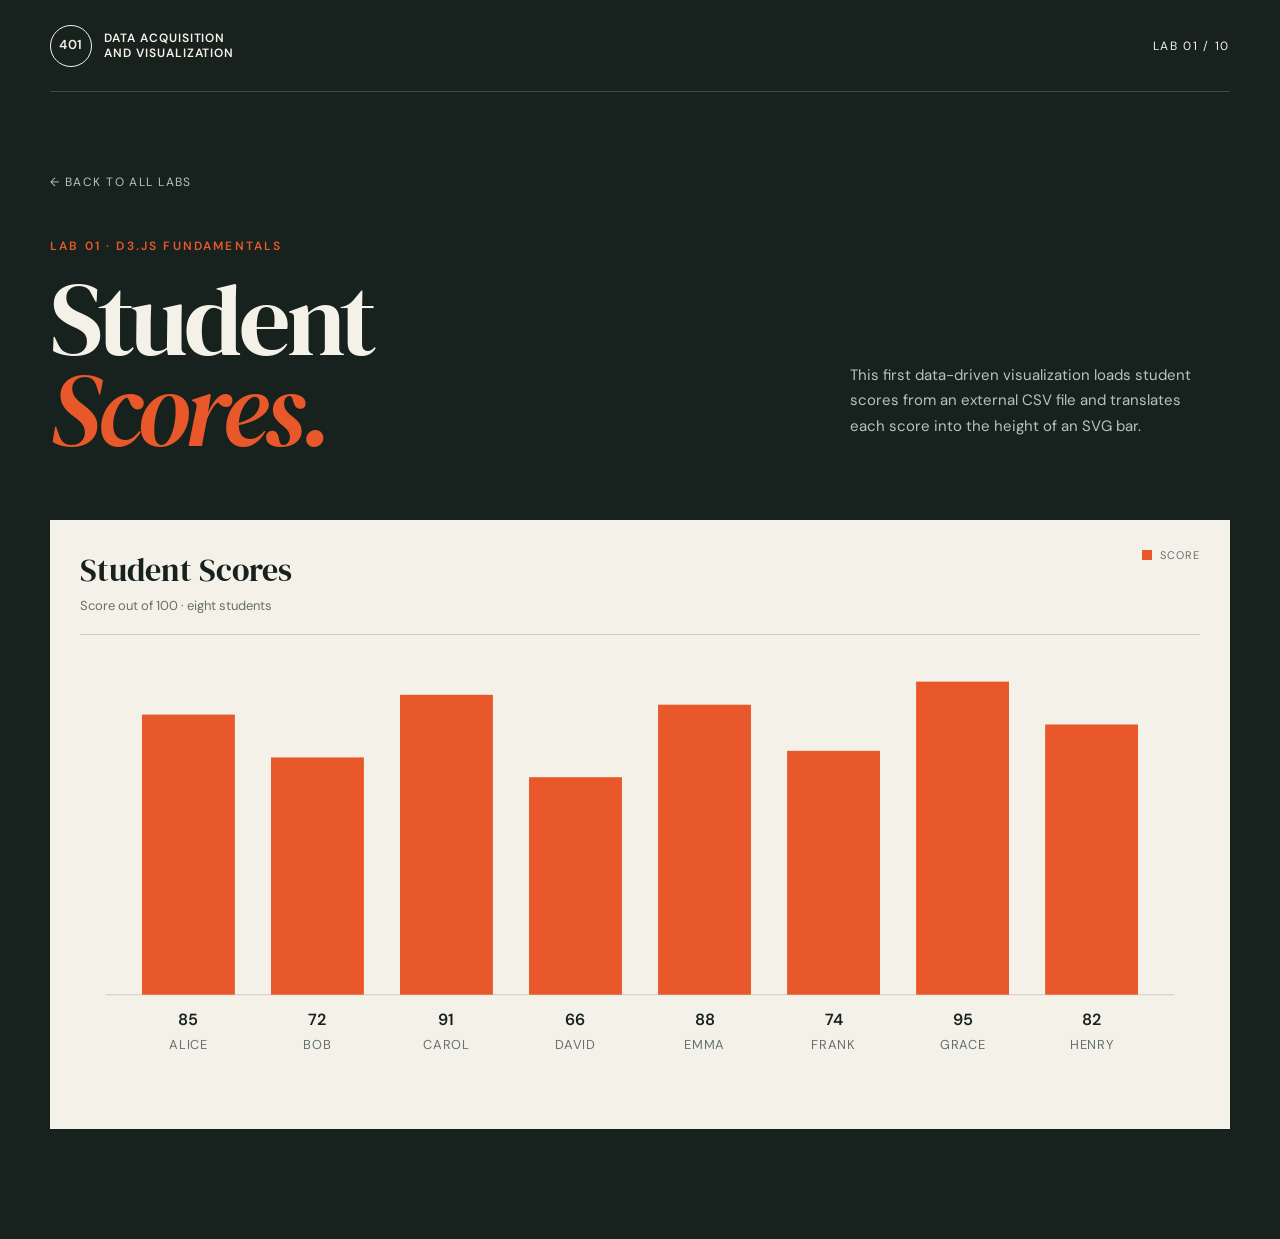
<file: lab1/index.html>
<!DOCTYPE html>
<html lang="en">
<head>
  <meta charset="UTF-8">
  <meta name="viewport" content="width=device-width, initial-scale=1.0">
  <meta name="description" content="A D3.js bar chart of student scores for STATS 401 Lab 1.">
  <title>Lab 1 · Student Scores</title>
  <link rel="stylesheet" href="../css/style.css">
</head>
<body class="lab-page">
  <header class="site-header">
    <a class="brand" href="../index.html" aria-label="STATS 401 home"><span class="brand-mark">401</span><span>Data Acquisition<br>and Visualization</span></a>
    <span class="semester">Lab 01 / 10</span>
  </header>
  <main class="lab-main">
    <a class="back-link" href="../index.html">← Back to all labs</a>
    <section class="lab-intro">
      <div><p class="eyebrow">Lab 01 · D3.js Fundamentals</p><h1>Student<br><em>Scores.</em></h1></div>
      <p>This first data-driven visualization loads student scores from an external CSV file and translates each score into the height of an SVG bar.</p>
    </section>
    <section class="chart-shell" aria-labelledby="chart-title">
      <div class="chart-heading">
        <div><h2 id="chart-title">Student Scores</h2><p>Score out of 100 · eight students</p></div>
        <span class="chart-key">Score</span>
      </div>
      <div id="chart" role="img" aria-label="Bar chart comparing the scores of eight students" aria-live="polite"></div>
    </section>
  </main>
  <script src="../js/d3.v7.min.js"></script>
  <script src="../js/lab1.js"></script>
</body>
</html>
</file>
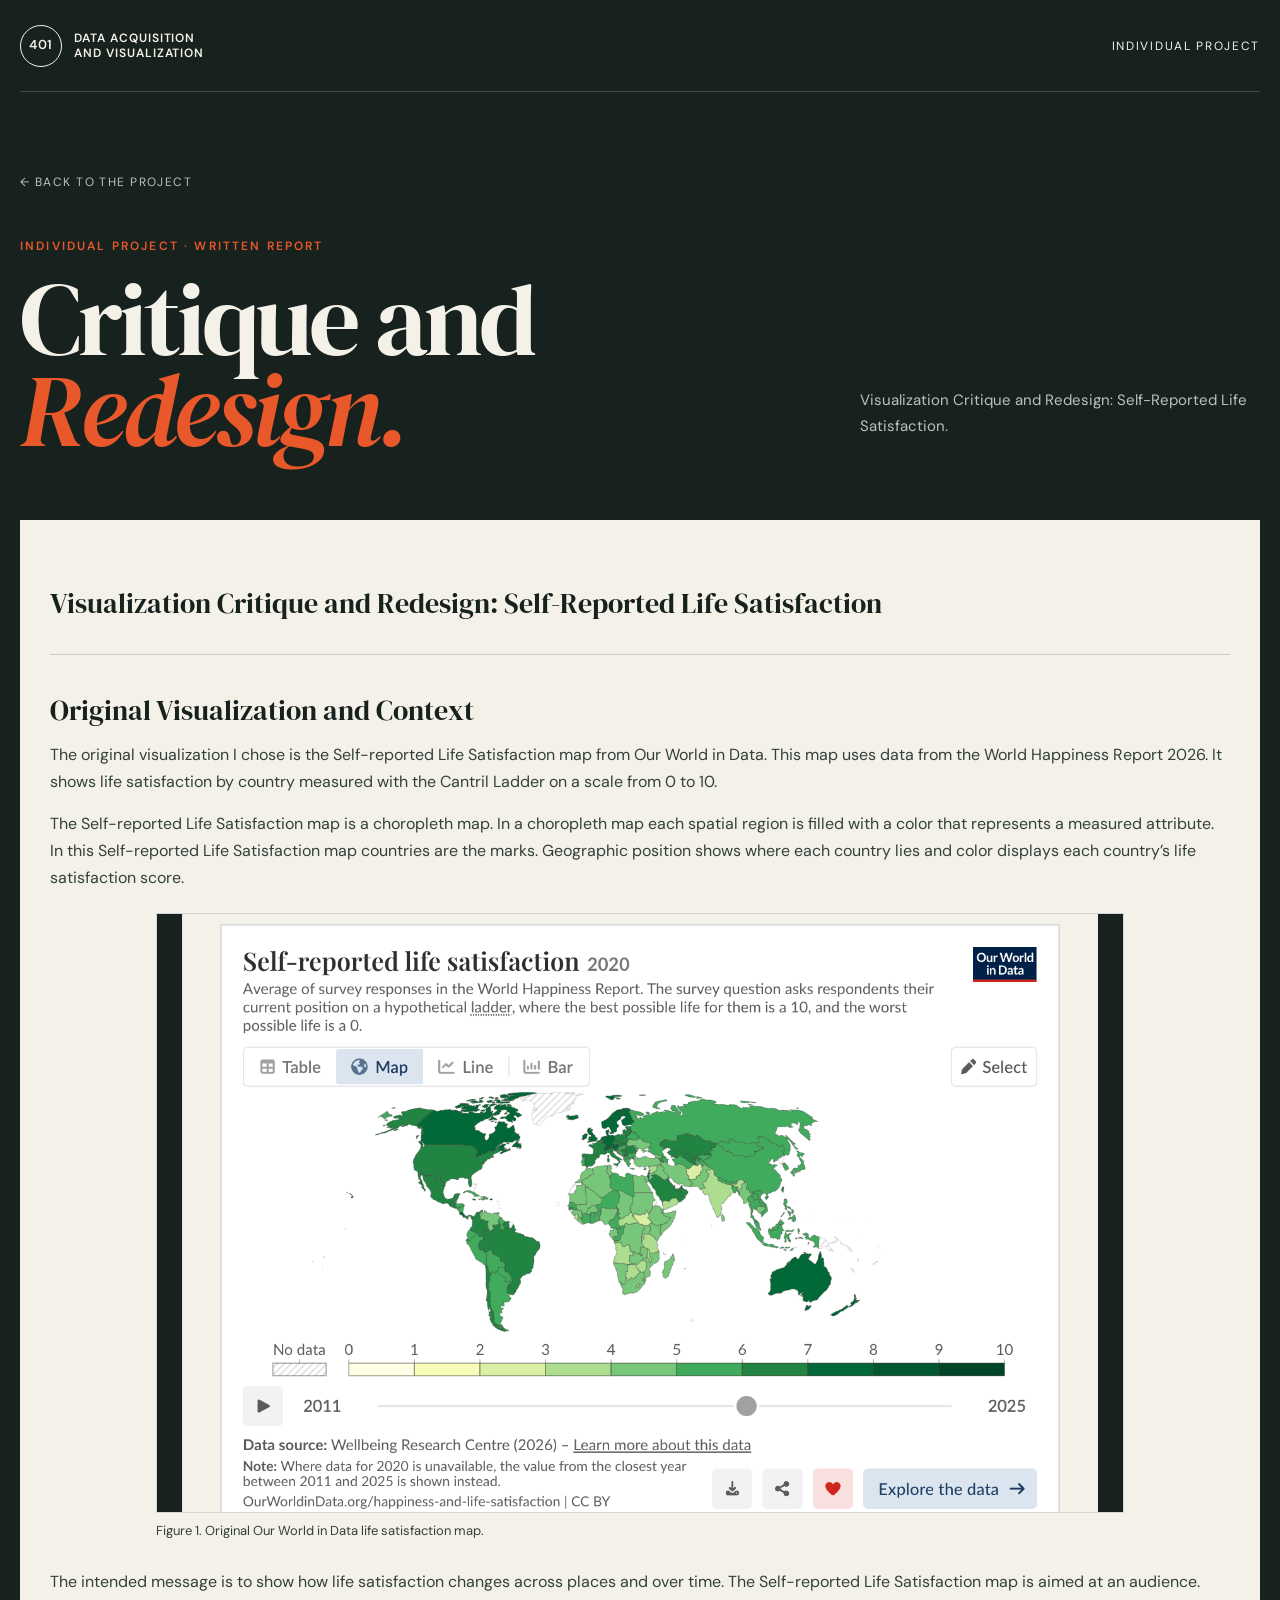
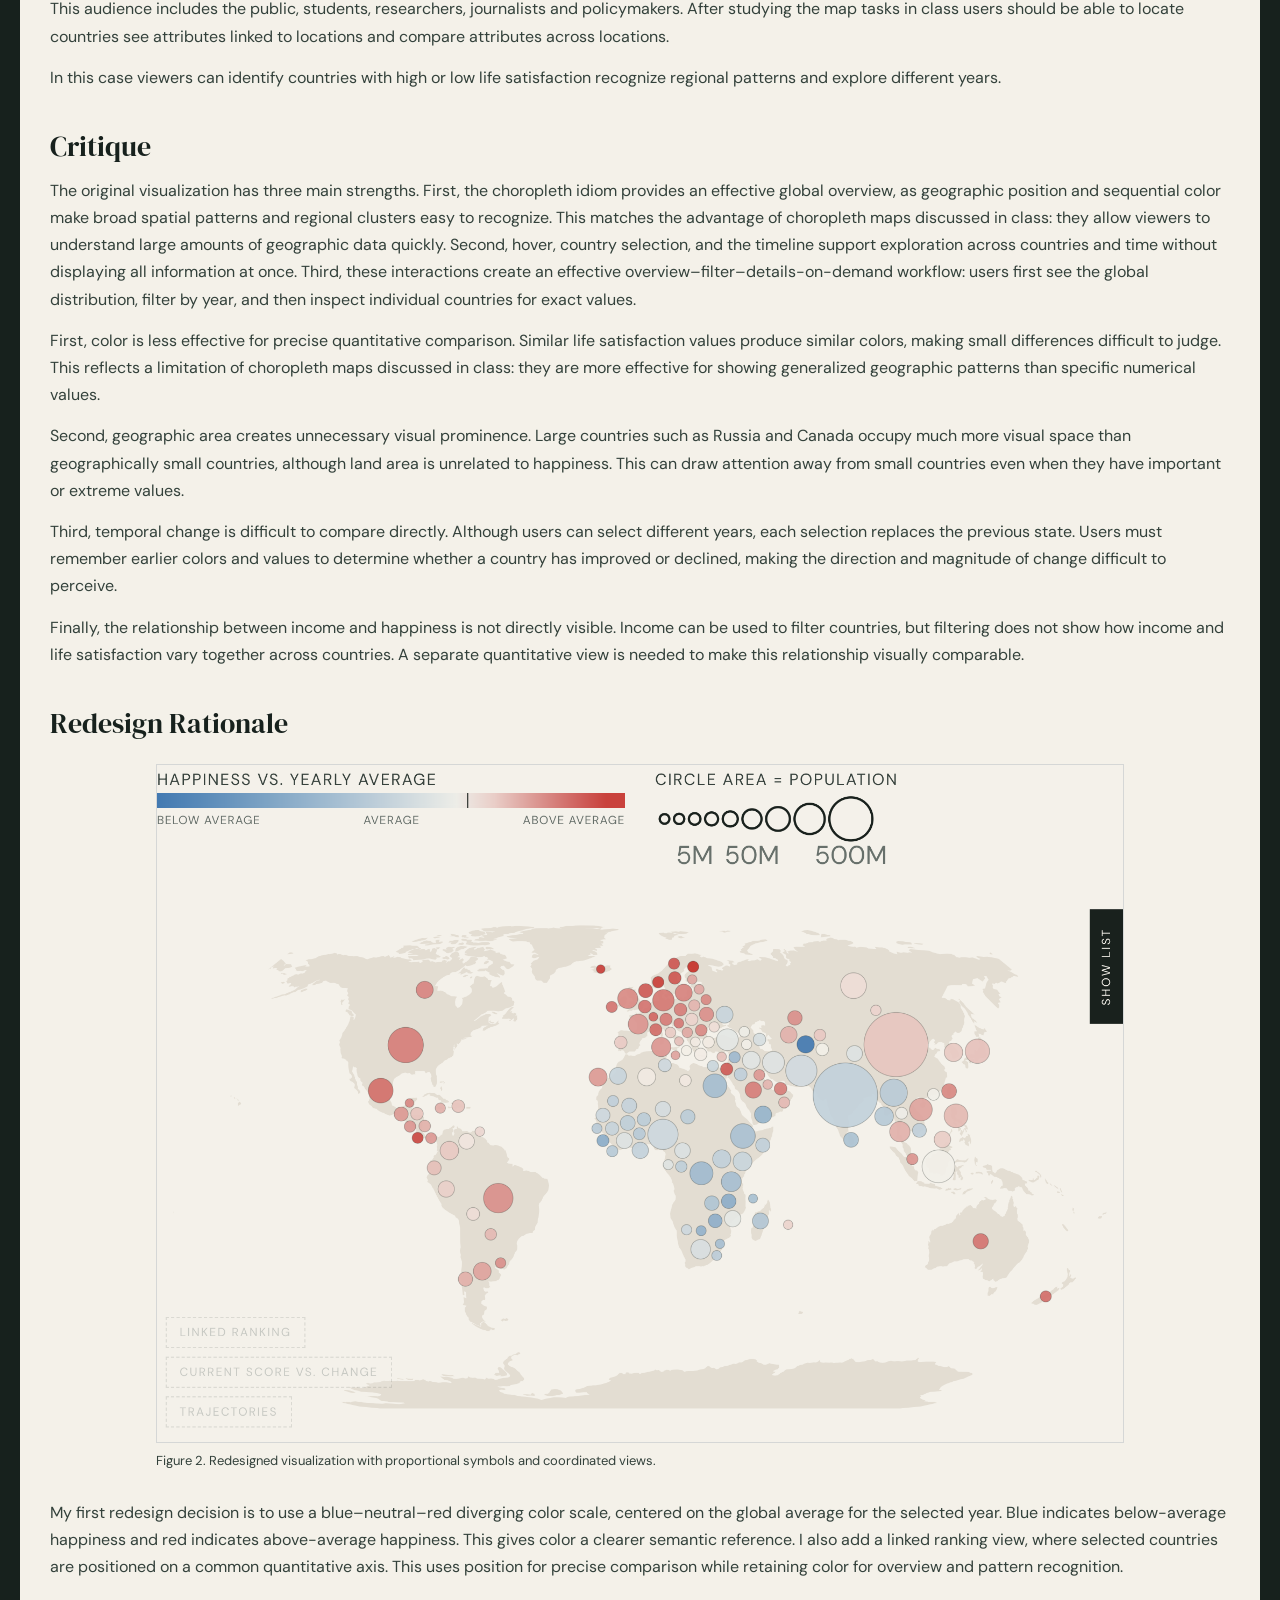
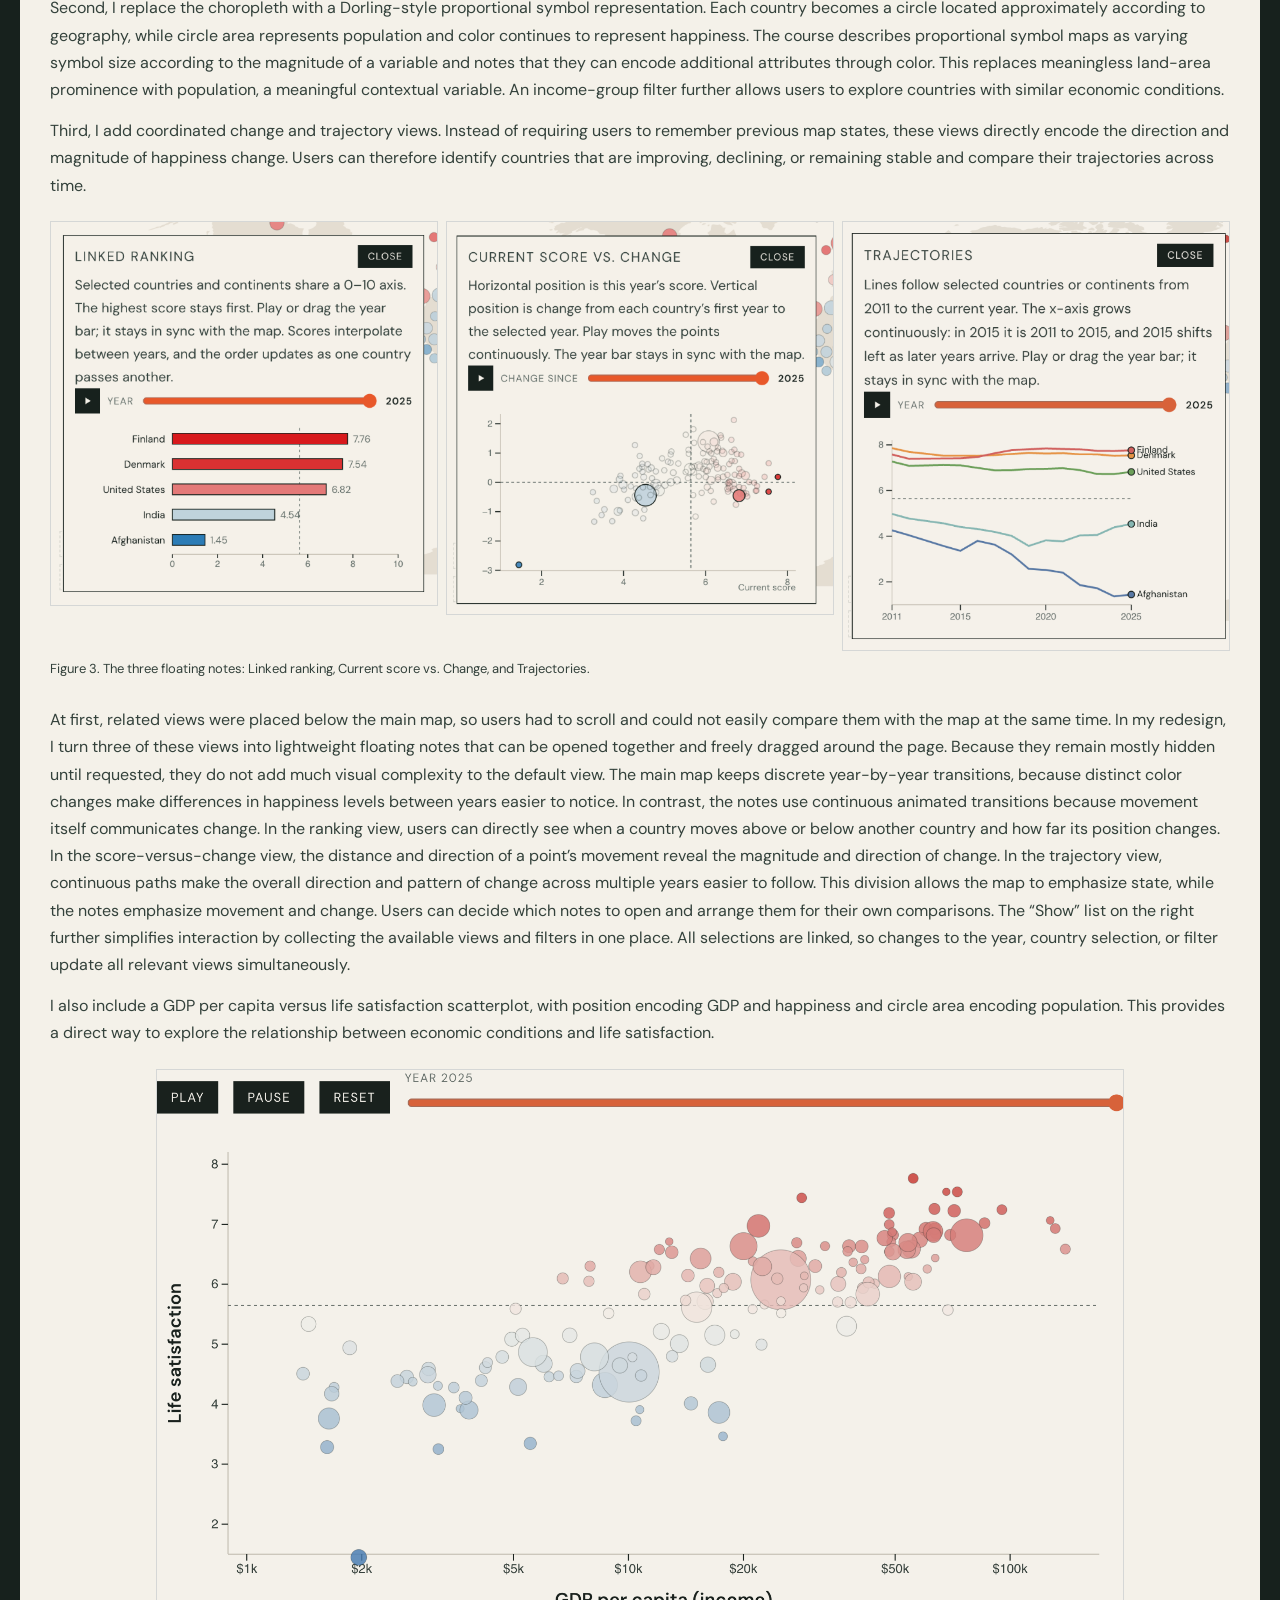
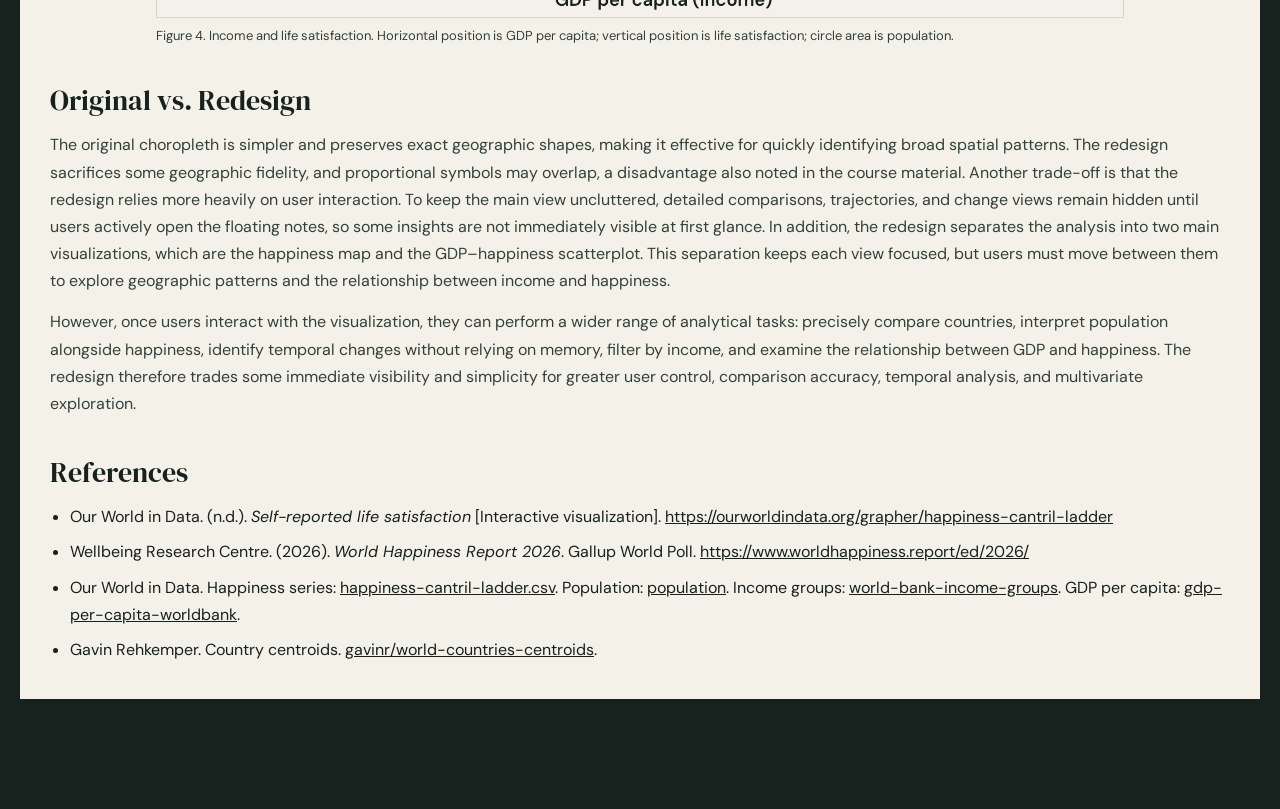
<file: project/report.html>
<!DOCTYPE html>
<html lang="en">
<head>
  <meta charset="UTF-8">
  <meta name="viewport" content="width=device-width, initial-scale=1.0">
  <meta name="description" content="Written critique and redesign report for Our World in Data’s self-reported life satisfaction map.">
  <title>Full Report · Life Satisfaction</title>
  <link rel="stylesheet" href="../css/style.css?v=4">
</head>
<body class="lab-page report-page">
  <header class="site-header">
    <a class="brand" href="../index.html" aria-label="STATS 401 home"><span class="brand-mark">401</span><span>Data Acquisition<br>and Visualization</span></a>
    <span class="semester">Individual Project</span>
  </header>

  <main class="lab-main">
    <a class="back-link" href="index.html">← Back to the project</a>

    <section class="lab-intro">
      <div>
        <p class="eyebrow">Individual Project · Written Report</p>
        <h1>Critique and<br><em>Redesign.</em></h1>
      </div>
      <p>Visualization Critique and Redesign: Self-Reported Life Satisfaction.</p>
    </section>

    <section class="chart-shell lab-note report-prose" aria-labelledby="report-title">
      <div class="chart-heading">
        <div>
          <h2 id="report-title">Visualization Critique and Redesign: Self-Reported Life Satisfaction</h2>
        </div>
      </div>

      <h2>Original Visualization and Context</h2>
      <p>The original visualization I chose is the Self-reported Life Satisfaction map from Our World in Data. This map uses data from the World Happiness Report 2026. It shows life satisfaction by country measured with the Cantril Ladder on a scale from 0 to 10.</p>
      <p>The Self-reported Life Satisfaction map is a choropleth map. In a choropleth map each spatial region is filled with a color that represents a measured attribute. In this Self-reported Life Satisfaction map countries are the marks. Geographic position shows where each country lies and color displays each country’s life satisfaction score.</p>

      <figure class="report-figure">
        <img src="figures/original-map.png" alt="Our World in Data choropleth of self-reported life satisfaction, using a sequential green scale on a world map">
        <figcaption>Figure 1. Original Our World in Data life satisfaction map.</figcaption>
      </figure>

      <p>The intended message is to show how life satisfaction changes across places and over time. The Self-reported Life Satisfaction map is aimed at an audience. This audience includes the public, students, researchers, journalists and policymakers. After studying the map tasks in class users should be able to locate countries see attributes linked to locations and compare attributes across locations.</p>
      <p>In this case viewers can identify countries with high or low life satisfaction recognize regional patterns and explore different years.</p>

      <h2>Critique</h2>
      <p>The original visualization has three main strengths. First, the choropleth idiom provides an effective global overview, as geographic position and sequential color make broad spatial patterns and regional clusters easy to recognize. This matches the advantage of choropleth maps discussed in class: they allow viewers to understand large amounts of geographic data quickly. Second, hover, country selection, and the timeline support exploration across countries and time without displaying all information at once. Third, these interactions create an effective overview–filter–details-on-demand workflow: users first see the global distribution, filter by year, and then inspect individual countries for exact values.</p>
      <p>First, color is less effective for precise quantitative comparison. Similar life satisfaction values produce similar colors, making small differences difficult to judge. This reflects a limitation of choropleth maps discussed in class: they are more effective for showing generalized geographic patterns than specific numerical values.</p>
      <p>Second, geographic area creates unnecessary visual prominence. Large countries such as Russia and Canada occupy much more visual space than geographically small countries, although land area is unrelated to happiness. This can draw attention away from small countries even when they have important or extreme values.</p>
      <p>Third, temporal change is difficult to compare directly. Although users can select different years, each selection replaces the previous state. Users must remember earlier colors and values to determine whether a country has improved or declined, making the direction and magnitude of change difficult to perceive.</p>
      <p>Finally, the relationship between income and happiness is not directly visible. Income can be used to filter countries, but filtering does not show how income and life satisfaction vary together across countries. A separate quantitative view is needed to make this relationship visually comparable.</p>

      <h2>Redesign Rationale</h2>
      <figure class="report-figure">
        <img src="figures/redesign-map.png?v=2" alt="Redesigned Dorling map with proportional symbols, diverging color, and size legend">
        <figcaption>Figure 2. Redesigned visualization with proportional symbols and coordinated views.</figcaption>
      </figure>
      <p>My first redesign decision is to use a blue–neutral–red diverging color scale, centered on the global average for the selected year. Blue indicates below-average happiness and red indicates above-average happiness. This gives color a clearer semantic reference. I also add a linked ranking view, where selected countries are positioned on a common quantitative axis. This uses position for precise comparison while retaining color for overview and pattern recognition.</p>
      <p>Second, I replace the choropleth with a Dorling-style proportional symbol representation. Each country becomes a circle located approximately according to geography, while circle area represents population and color continues to represent happiness. The course describes proportional symbol maps as varying symbol size according to the magnitude of a variable and notes that they can encode additional attributes through color. This replaces meaningless land-area prominence with population, a meaningful contextual variable. An income-group filter further allows users to explore countries with similar economic conditions.</p>
      <p>Third, I add coordinated change and trajectory views. Instead of requiring users to remember previous map states, these views directly encode the direction and magnitude of happiness change. Users can therefore identify countries that are improving, declining, or remaining stable and compare their trajectories across time.</p>

      <figure class="report-figure report-notes-row">
        <div class="report-notes-grid">
          <img src="figures/note-ranking-card.png" alt="Linked ranking note comparing selected countries on a 0 to 10 axis">
          <img src="figures/note-change-card.png" alt="Current score versus change note">
          <img src="figures/note-trajectories-card.png" alt="Trajectories note showing happiness paths from 2011 to 2025">
        </div>
        <figcaption>Figure 3. The three floating notes: Linked ranking, Current score vs. Change, and Trajectories.</figcaption>
      </figure>

      <p>At first, related views were placed below the main map, so users had to scroll and could not easily compare them with the map at the same time. In my redesign, I turn three of these views into lightweight floating notes that can be opened together and freely dragged around the page. Because they remain mostly hidden until requested, they do not add much visual complexity to the default view. The main map keeps discrete year-by-year transitions, because distinct color changes make differences in happiness levels between years easier to notice. In contrast, the notes use continuous animated transitions because movement itself communicates change. In the ranking view, users can directly see when a country moves above or below another country and how far its position changes. In the score-versus-change view, the distance and direction of a point’s movement reveal the magnitude and direction of change. In the trajectory view, continuous paths make the overall direction and pattern of change across multiple years easier to follow. This division allows the map to emphasize state, while the notes emphasize movement and change. Users can decide which notes to open and arrange them for their own comparisons. The “Show” list on the right further simplifies interaction by collecting the available views and filters in one place. All selections are linked, so changes to the year, country selection, or filter update all relevant views simultaneously.</p>

      <p>I also include a GDP per capita versus life satisfaction scatterplot, with position encoding GDP and happiness and circle area encoding population. This provides a direct way to explore the relationship between economic conditions and life satisfaction.</p>

      <figure class="report-figure">
        <img src="figures/gdp-scatter.png" alt="GDP per capita versus life satisfaction scatterplot, with circle area encoding population">
        <figcaption>Figure 4. Income and life satisfaction. Horizontal position is GDP per capita; vertical position is life satisfaction; circle area is population.</figcaption>
      </figure>

      <h2>Original vs. Redesign</h2>
      <p>The original choropleth is simpler and preserves exact geographic shapes, making it effective for quickly identifying broad spatial patterns. The redesign sacrifices some geographic fidelity, and proportional symbols may overlap, a disadvantage also noted in the course material. Another trade-off is that the redesign relies more heavily on user interaction. To keep the main view uncluttered, detailed comparisons, trajectories, and change views remain hidden until users actively open the floating notes, so some insights are not immediately visible at first glance. In addition, the redesign separates the analysis into two main visualizations, which are the happiness map and the GDP–happiness scatterplot. This separation keeps each view focused, but users must move between them to explore geographic patterns and the relationship between income and happiness.</p>
      <p>However, once users interact with the visualization, they can perform a wider range of analytical tasks: precisely compare countries, interpret population alongside happiness, identify temporal changes without relying on memory, filter by income, and examine the relationship between GDP and happiness. The redesign therefore trades some immediate visibility and simplicity for greater user control, comparison accuracy, temporal analysis, and multivariate exploration.</p>

      <h2>References</h2>
      <ul class="report-refs">
        <li>Our World in Data. (n.d.). <em>Self-reported life satisfaction</em> [Interactive visualization]. <a href="https://ourworldindata.org/grapher/happiness-cantril-ladder?time=2020">https://ourworldindata.org/grapher/happiness-cantril-ladder</a></li>
        <li>Wellbeing Research Centre. (2026). <em>World Happiness Report 2026</em>. Gallup World Poll. <a href="https://www.worldhappiness.report/ed/2026/">https://www.worldhappiness.report/ed/2026/</a></li>
        <li>Our World in Data. Happiness series: <a href="https://ourworldindata.org/grapher/happiness-cantril-ladder.csv">happiness-cantril-ladder.csv</a>. Population: <a href="https://ourworldindata.org/grapher/population">population</a>. Income groups: <a href="https://ourworldindata.org/grapher/world-bank-income-groups">world-bank-income-groups</a>. GDP per capita: <a href="https://ourworldindata.org/grapher/gdp-per-capita-worldbank">gdp-per-capita-worldbank</a>.</li>
        <li>Gavin Rehkemper. Country centroids. <a href="https://github.com/gavinr/world-countries-centroids">gavinr/world-countries-centroids</a>.</li>
      </ul>
    </section>
  </main>
</body>
</html>
</file>
<file: css/style.css>
@import url('https://fonts.googleapis.com/css2?family=DM+Sans:wght@400;500;600&family=DM+Serif+Display:ital@0;1&display=swap');

:root {
  --ink: #17211d;
  --paper: #f4f1e9;
  --cream: #e9e3d6;
  --orange: #e8582a;
  --green: #3b6755;
  --line: rgba(23, 33, 29, 0.18);
  --hairline: rgba(23, 33, 29, 0.08);
}

* { box-sizing: border-box; }

html { scroll-behavior: smooth; }

body {
  margin: 0;
  color: var(--ink);
  background: var(--paper);
  font-family: "DM Sans", Arial, sans-serif;
  -webkit-font-smoothing: antialiased;
}

a { color: inherit; }

.site-header {
  width: min(1180px, calc(100% - 40px));
  margin: 0 auto;
  min-height: 92px;
  display: flex;
  align-items: center;
  justify-content: space-between;
  border-bottom: 1px solid var(--line);
}

.brand { display: flex; align-items: center; gap: 12px; font-size: 12px; line-height: 1.25; font-weight: 600; text-transform: uppercase; letter-spacing: .08em; text-decoration: none; }
.brand-mark { width: 42px; height: 42px; display: grid; place-items: center; border: 1px solid var(--ink); border-radius: 50%; font-size: 13px; }
.semester { font-size: 12px; text-transform: uppercase; letter-spacing: .14em; }

main, footer { width: min(1180px, calc(100% - 40px)); margin-inline: auto; }

.hero { min-height: 580px; padding: 100px 0 80px; position: relative; }
.hero::after { content: ""; position: absolute; width: min(30vw, 360px); aspect-ratio: 1; right: 4%; top: 90px; border: 1px solid var(--line); border-radius: 50%; box-shadow: inset 0 0 0 60px var(--paper), inset 0 0 0 61px var(--line); opacity: .8; z-index: -1; }
.eyebrow { margin: 0 0 20px; color: var(--orange); font-size: 12px; font-weight: 600; letter-spacing: .18em; text-transform: uppercase; }
h1, h2 { font-family: "DM Serif Display", Georgia, serif; font-weight: 400; }
h1 { margin: 0; max-width: 820px; font-size: clamp(58px, 8.6vw, 112px); line-height: .88; letter-spacing: -.04em; }
h1 em { color: var(--orange); font-weight: 400; }
.hero-copy { max-width: 470px; margin: 36px 0 30px; font-size: 17px; line-height: 1.65; }
.primary-link { display: inline-flex; gap: 26px; align-items: center; padding: 13px 18px; background: var(--ink); color: var(--paper); text-decoration: none; font-size: 13px; text-transform: uppercase; letter-spacing: .08em; transition: background .2s, transform .2s; }
.primary-link:hover { background: var(--orange); transform: translateY(-2px); }

.labs-section { padding: 78px 0 72px; border-top: 1px solid var(--line); }
.project-section { padding: 0 0 100px; }
.project-canvas {
  min-height: 260px;
  padding: 32px 36px;
  display: flex;
  flex-direction: column;
  justify-content: space-between;
  gap: 28px;
  position: relative;
  background: var(--paper);
  color: var(--ink);
  border: 1px solid var(--line);
  text-decoration: none;
  transition: background .2s, color .2s;
}
.project-canvas:hover { background: var(--ink); color: var(--paper); }
.project-kicker { font-size: 11px; font-weight: 600; letter-spacing: .18em; text-transform: uppercase; }
.project-canvas strong {
  max-width: 14em;
  font: clamp(36px, 4.6vw, 58px)/1.02 "DM Serif Display", Georgia, serif;
  font-weight: 400;
}
.project-canvas .card-arrow { color: inherit; }
.section-heading { display: flex; align-items: end; justify-content: space-between; margin-bottom: 42px; }
.section-heading .eyebrow { margin-bottom: 8px; }
.section-heading h2 { font-size: clamp(44px, 6vw, 72px); margin: 0; line-height: 1; }
.section-heading > p { color: #65706b; font-size: 13px; }
.lab-grid { display: grid; grid-template-columns: repeat(4, 1fr); border-top: 1px solid var(--line); border-left: 1px solid var(--line); }
.lab-card { min-height: 190px; padding: 22px; display: flex; flex-direction: column; gap: 10px; position: relative; border-right: 1px solid var(--line); border-bottom: 1px solid var(--line); text-decoration: none; transition: color .2s, background .2s; }
.lab-card:hover { background: var(--ink); color: var(--paper); }
.lab-card.featured { grid-column: span 2; background: var(--orange); color: #fff8ee; }
.lab-card.featured:hover { background: var(--green); }
.lab-number { font: 18px "DM Serif Display", Georgia, serif; }
.lab-card strong { margin-top: auto; font: 26px/1.05 "DM Serif Display", Georgia, serif; }
.lab-card > span:last-child:not(.card-arrow), .lab-status { font-size: 11px; letter-spacing: .12em; text-transform: uppercase; }
.lab-status { position: absolute; top: 24px; right: 22px; }
.card-arrow { position: absolute; right: 22px; bottom: 22px; font-size: 22px; }

footer { min-height: 100px; display: flex; align-items: center; justify-content: space-between; border-top: 1px solid var(--line); color: #65706b; font-size: 12px; letter-spacing: .08em; text-transform: uppercase; }

/* Lab pages */
.lab-page { background: var(--ink); color: var(--paper); min-height: 100vh; }
.lab-page .site-header { border-color: rgba(244, 241, 233, .2); }
.lab-page .brand-mark { border-color: var(--paper); }
.lab-main { width: min(1180px, calc(100% - 40px)); margin: 0 auto; padding: 78px 0 110px; }
.back-link { display: inline-block; margin-bottom: 48px; color: #bac2bd; text-decoration: none; font-size: 12px; letter-spacing: .12em; text-transform: uppercase; }
.back-link:hover { color: var(--orange); }
.lab-intro { display: grid; grid-template-columns: 2fr 1fr; gap: 40px; align-items: end; margin-bottom: 66px; }
.lab-intro h1 { font-size: clamp(56px, 8vw, 104px); }
.lab-intro p:last-child { max-width: 360px; color: #bac2bd; font-size: 15px; line-height: 1.7; }
.chart-shell { padding: 28px 30px 20px; background: var(--paper); color: var(--ink); }
.chart-heading { display: flex; align-items: start; justify-content: space-between; gap: 24px; padding-bottom: 20px; border-bottom: 1px solid var(--line); }
.chart-heading h2 { margin: 0; font-size: 32px; }
.chart-heading p { margin: 5px 0 0; color: #65706b; font-size: 13px; }
.chart-key { display: flex; align-items: center; gap: 8px; color: #65706b; font-size: 11px; text-transform: uppercase; letter-spacing: .1em; }
.chart-key::before { content: ""; width: 10px; height: 10px; background: var(--orange); }
#chart,
#assignment-chart,
#matrix,
#gdp-squarify,
#gdp-slicedice { width: 100%; min-height: 440px; overflow-x: auto; }
#chart svg,
#assignment-chart svg,
#matrix svg,
#gdp-squarify svg,
#gdp-slicedice svg { display: block; width: 100%; min-width: 700px; height: auto; overflow: visible; }
.lab-controls {
  display: flex;
  flex-wrap: wrap;
  align-items: end;
  gap: 10px 14px;
  margin: 16px 0 8px;
}
.lab-controls button {
  appearance: none;
  border: 1px solid var(--ink);
  background: var(--ink);
  color: var(--paper);
  padding: 8px 12px;
  font: 12px/1 "DM Sans", Arial, sans-serif;
  letter-spacing: .08em;
  text-transform: uppercase;
  cursor: pointer;
}
.lab-controls button:hover { background: var(--orange); border-color: var(--orange); }
.control-field {
  display: flex;
  flex-direction: column;
  gap: 6px;
  min-width: 140px;
}
.control-field-wide { min-width: min(360px, 100%); flex: 1; }
.control-label {
  color: #65706b;
  font-size: 11px;
  letter-spacing: .08em;
  text-transform: uppercase;
}
.lab-controls input[type="range"] {
  width: 100%;
  accent-color: var(--orange);
}
.network-summary {
  display: grid;
  grid-template-columns: repeat(5, 1fr);
  margin: 12px 0 16px;
  border-top: 1px solid var(--line);
  border-left: 1px solid var(--line);
}
.network-summary div {
  padding: 12px 14px;
  border-right: 1px solid var(--line);
  border-bottom: 1px solid var(--line);
}
.network-summary dt {
  margin-bottom: 6px;
  color: #65706b;
  font-size: 11px;
  letter-spacing: .1em;
  text-transform: uppercase;
}
.network-summary dd {
  margin: 0;
  font-size: 14px;
  font-weight: 600;
}
.legend-symbol {
  width: 14px;
  height: 14px;
  display: inline-block;
  vertical-align: middle;
}
#gdp-squarify text,
#gdp-slicedice text { font-family: "DM Sans", Arial, sans-serif; }
#gdp-squarify .cell,
#gdp-slicedice .cell { cursor: pointer; }
.continent-label {
  font-size: 12px;
  font-weight: 600;
  letter-spacing: .04em;
  text-transform: uppercase;
  fill: #17211d;
  pointer-events: none;
}
.treemap-toolbar {
  display: flex;
  align-items: center;
  gap: 16px;
  margin: 16px 0 12px;
}
.treemap-toolbar button {
  appearance: none;
  border: 1px solid var(--ink);
  background: var(--ink);
  color: var(--paper);
  padding: 8px 12px;
  font: 12px/1 "DM Sans", Arial, sans-serif;
  letter-spacing: .08em;
  text-transform: uppercase;
  cursor: pointer;
}
.treemap-toolbar button:disabled {
  opacity: .4;
  cursor: not-allowed;
}
.treemap-toolbar p {
  margin: 0;
  color: #65706b;
  font-size: 13px;
}
.status-legend {
  display: flex;
  flex-wrap: wrap;
  gap: 16px;
  margin-top: 14px;
  font-size: 13px;
}
.status-legend span { display: inline-flex; align-items: center; gap: 8px; }
.status-swatch {
  width: 14px;
  height: 14px;
  display: inline-block;
  border: 1px solid var(--line);
}
#matrix { min-height: 320px; }
.network-node { cursor: grab; }
.network-node:active { cursor: grabbing; }
.questions-scroll { max-height: none; }
.questions-table { width: 100%; border-collapse: collapse; font-size: 13px; }
.questions-table th,
.questions-table td { padding: 12px 14px; border-bottom: 1px solid var(--line); text-align: left; vertical-align: top; }
.questions-table th { background: var(--cream); font-size: 11px; letter-spacing: .08em; text-transform: uppercase; }
.questions-table td:first-child { font-weight: 600; min-width: 180px; }
.questions-table tbody tr:nth-child(even) { background: rgba(233, 227, 214, .35); }
#students-chart { width: 100%; min-height: 440px; overflow-x: auto; }
#students-chart svg { display: block; width: 100%; min-width: 700px; height: auto; overflow: visible; }
.tweet-point { cursor: pointer; }
.bar { fill: var(--orange); transition: fill .2s, opacity .2s; }
.bar:hover { fill: var(--green); }
.bar-score { fill: var(--ink); font-size: 15px; font-weight: 600; }
.bar-name { fill: #65706b; font-size: 12px; text-transform: uppercase; letter-spacing: .05em; }
.baseline { stroke: var(--line); }
.chart-error { margin: 40px 0; padding: 18px; border-left: 3px solid var(--orange); color: #7b3420; background: #fae4d9; }
.lab-note { margin-top: 24px; }
.lab-note h2 { margin: 0 0 12px; font-size: 28px; }
.lab-note p { margin: 0; max-width: 980px; color: #33413b; line-height: 1.7; font-size: 15px; }
.lab-note code { font-size: 13px; background: var(--cream); padding: 1px 5px; border-radius: 3px; }
.encoding-guide {
  margin-top: 14px;
  padding: 14px 16px;
  border: 1px solid var(--line);
  background: #f8f5ef;
}
.encoding-guide h3 {
  margin: 0 0 8px;
  font-size: 16px;
  font-family: "DM Sans", Arial, sans-serif;
  font-weight: 600;
}
.encoding-guide p {
  margin: 6px 0;
  color: #33413b;
  font-size: 14px;
  line-height: 1.45;
}
.encoding-sub {
  margin: 0 0 8px 1.25em;
  padding-left: 12px;
  border-left: 2px solid var(--line);
}
.encoding-sub p { margin: 4px 0; }
.tooltip {
  position: absolute;
  max-width: 320px;
  background: #ffffff;
  color: #17211d;
  border: 1px solid #aaa;
  padding: 8px 10px;
  border-radius: 4px;
  pointer-events: none;
  opacity: 0;
  font-size: 14px;
  font-weight: 500;
  line-height: 1.4;
  box-shadow: 0 2px 8px rgba(0, 0, 0, 0.15);
}
.tooltip strong { color: #17211d; font-weight: 700; }

.dataset-details {
  display: grid;
  grid-template-columns: repeat(4, 1fr);
  margin: 24px 0;
  border-top: 1px solid var(--line);
  border-left: 1px solid var(--line);
}
.dataset-details div { padding: 16px; border-right: 1px solid var(--line); border-bottom: 1px solid var(--line); }
.dataset-details dt { margin-bottom: 6px; color: #65706b; font-size: 11px; letter-spacing: .1em; text-transform: uppercase; }
.dataset-details dd { margin: 0; font-size: 14px; font-weight: 600; }
.dataset-details a { text-decoration-color: var(--orange); text-underline-offset: 3px; }
.table-scroll { max-height: 70vh; overflow: auto; margin-top: 20px; border: 1px solid var(--line); }
#data-table { width: 100%; border-collapse: collapse; font-size: 13px; }
#data-table th, #data-table td { padding: 12px 14px; border-bottom: 1px solid var(--line); text-align: left; vertical-align: top; }
#data-table th { position: sticky; top: 0; z-index: 1; background: var(--cream); white-space: nowrap; user-select: none; }
#data-table th:hover, #data-table th:focus, #data-table th.is-sorted { background: var(--orange); color: #fff; outline: none; }
#data-table tbody tr:nth-child(even) { background: rgba(233, 227, 214, .35); }
#data-table tbody tr:hover { background: #fae4d9; }
#data-table td:first-child { min-width: 300px; }
#data-table td:nth-child(2), #data-table td:last-child { font-variant-numeric: tabular-nums; white-space: nowrap; }

.placeholder { min-height: calc(100vh - 92px); display: grid; place-items: center; text-align: center; padding: 50px 20px; }
.placeholder .lab-number { color: var(--orange); font-size: 18px; letter-spacing: .15em; }
.placeholder h1 { margin: 12px 0; font-size: clamp(64px, 10vw, 120px); }
.placeholder p { color: #bac2bd; }

.lab-controls select,
.lab-controls input[type="text"],
.entity-panel select,
.entity-panel input[type="search"] {
  border: 1px solid var(--ink);
  background: #fff;
  color: var(--ink);
  padding: 8px 10px;
  font: 13px/1.3 "DM Sans", Arial, sans-serif;
}
.lab8-stage {
  display: grid;
  grid-template-columns: minmax(0, 1fr) 320px;
  gap: 16px;
  align-items: start;
  margin-top: 8px;
}
.detail-panel {
  max-height: 680px;
  overflow: auto;
  padding: 14px 16px 18px;
  border: 1px solid var(--line);
  background: #f8f5ef;
}
.detail-panel h3 {
  margin: 0 0 8px;
  font-family: "DM Serif Display", Georgia, serif;
  font-size: 26px;
  font-weight: 400;
  line-height: 1.1;
}
.detail-panel p,
.detail-panel li { margin: 0 0 8px; color: #33413b; font-size: 14px; line-height: 1.5; }
.detail-meta { margin: 0 0 12px; }
.detail-meta div { margin: 0 0 4px; font-size: 13px; }
.detail-meta dt { display: inline; color: #65706b; font-size: 11px; letter-spacing: .08em; text-transform: uppercase; }
.detail-meta dd { display: inline; margin: 0 0 0 6px; font-weight: 600; }
.neighbor-list { list-style: none; margin: 8px 0 0; padding: 0; }
.neighbor-list li { padding: 10px 0; border-top: 1px solid var(--line); }
.neighbor-list button {
  appearance: none;
  margin-top: 6px;
  border: 0;
  padding: 0;
  background: transparent;
  color: var(--orange);
  font: 12px/1 "DM Sans", Arial, sans-serif;
  letter-spacing: .06em;
  text-transform: uppercase;
  cursor: pointer;
}
.map-note, .findings-block p { margin: 10px 0 0; }
#choropleth,
#cartogram {
  min-height: 0;
  margin-top: 12px;
  background: #eef3f2;
  border: 1px solid var(--line);
}
#choropleth svg,
#cartogram svg {
  display: block;
  width: 100%;
  height: auto;
}
#choropleth .ocean,
#cartogram .ocean {
  fill: #d9e4e2;
  pointer-events: all;
}
#choropleth .country,
#cartogram .country {
  cursor: pointer;
  vector-effect: non-scaling-stroke;
}
#choropleth .country.is-active,
#cartogram .country.is-active {
  stroke: #111111;
  stroke-width: 2;
}
.map-title {
  fill: #17211d;
  font: 600 15px/1 "DM Sans", Arial, sans-serif;
}
.cartogram-label {
  fill: #17211d;
  font: 600 11px/1 "DM Sans", Arial, sans-serif;
  text-anchor: middle;
  pointer-events: none;
  paint-order: stroke;
  stroke: rgba(244, 241, 233, 0.85);
  stroke-width: 3px;
}
.lab9-legend {
  margin-top: 10px;
}
.lab9-legend svg {
  display: block;
  width: min(420px, 100%);
  height: auto;
  overflow: visible;
}
.lab9-legend .tick text {
  fill: #33413b;
  font-size: 11px;
}
.lab9-active {
  margin: 0;
  color: #33413b;
  font-size: 13px;
  max-width: 420px;
}
.findings-block h3 {
  margin: 18px 0 6px;
  font-family: "DM Sans", Arial, sans-serif;
  font-size: 15px;
  font-weight: 600;
}
.critique-kicker,
.critique-index,
.critique-limits dt,
.decision-grid dt {
  margin: 0;
  color: var(--orange);
  font-size: 11px;
  font-weight: 600;
  letter-spacing: .12em;
  text-transform: uppercase;
}
.critique-works {
  display: grid;
  grid-template-columns: minmax(140px, .7fr) 1fr 1fr 1fr;
  gap: 0;
  padding: 22px 0 26px;
  border-bottom: 1px solid var(--hairline);
}
.critique-works-lead { padding-right: 22px; }
.critique-works-lead h3 {
  margin: 0;
  max-width: 8em;
  font-family: "DM Serif Display", Georgia, serif;
  font-size: 30px;
  font-weight: 400;
  line-height: 1.05;
}
.critique-works article { padding: 0 22px; }
.critique-works-lead + article,
.critique-works article + article {
  border-left: 1px solid var(--hairline);
}
.critique-works article p + p,
.critique-limits dd,
.decision-grid dd {
  margin: 6px 0 0;
  color: #33413b;
  font-size: 14px;
  line-height: 1.55;
  max-width: none;
}
.critique-works .critique-index,
.intended-grid .critique-index { margin-bottom: 8px; }
.critique-limits-head {
  display: flex;
  justify-content: space-between;
  align-items: baseline;
  gap: 24px;
  margin: 22px 0 16px;
}
.critique-limits-head p {
  margin: 0;
  color: #65706b;
  font-size: 13px;
  line-height: 1.5;
  max-width: 28em;
}
.critique-limits-head p:first-child {
  color: var(--ink);
  font-family: "DM Serif Display", Georgia, serif;
  font-size: 30px;
  font-weight: 400;
  line-height: 1.05;
  max-width: none;
  white-space: nowrap;
}
.critique-limits {
  display: grid;
  grid-template-columns: repeat(4, 1fr);
}
.critique-limits article { padding: 0 16px; }
.critique-limits article:first-child { padding-left: 0; }
.critique-limits article:last-child { padding-right: 0; }
.critique-limits article + article { border-left: 1px solid var(--hairline); }
.critique-limits h4 {
  margin: 8px 0 12px;
  font-family: "DM Serif Display", Georgia, serif;
  font-size: 22px;
  font-weight: 400;
  line-height: 1.15;
}
.critique-limits dl,
.decision-grid dl { margin: 0; }
.critique-limits dl > div,
.decision-grid dl > div { margin-top: 12px; }
.critique-limits dt,
.decision-grid dt { color: #65706b; }
.critique-response dt,
.critique-response dd { color: var(--green); }
.intended-grid {
  display: grid;
  grid-template-columns: 1fr 1fr 1fr;
  margin-top: 28px;
  max-width: none;
}
.intended-grid section {
  padding: 0 22px;
}
.intended-grid section:first-child { padding-left: 0; }
.intended-grid section:last-child { padding-right: 0; }
.intended-grid section + section {
  border-left: 1px solid var(--hairline);
}
.intended-grid h3 {
  margin: 0 0 10px;
  font-family: "DM Serif Display", Georgia, serif;
  font-size: 22px;
  font-weight: 400;
  line-height: 1.15;
}
.intended-grid p {
  max-width: none;
  font-size: 14px;
  line-height: 1.6;
}
.decisions-heading {
  align-items: end;
}
.twin-titles {
  display: flex;
  flex-wrap: wrap;
  align-items: baseline;
  gap: 12px 40px;
}
.twin-titles h2 {
  margin: 0;
  font-size: clamp(32px, 4vw, 46px);
  line-height: 1;
}
.twin-titles h2 + h2 { color: var(--orange); }
.decision-stack {
  margin-top: 20px;
}
.decision-stack article {
  padding: 20px 0 8px;
}
.decision-stack article + article {
  border-top: 1px solid var(--hairline);
}
.decision-stack h3 {
  margin: 8px 0 10px;
  font-family: "DM Serif Display", Georgia, serif;
  font-size: 22px;
  font-weight: 400;
  line-height: 1.15;
}
.decision-stack p {
  max-width: none;
  margin: 0;
}
.decision-grid {
  display: grid;
  grid-template-columns: repeat(4, 1fr);
  margin-top: 26px;
}
.decision-grid article { padding: 0 16px; }
.decision-grid article:first-child { padding-left: 0; }
.decision-grid article:last-child { padding-right: 0; }
.decision-grid article + article { border-left: 1px solid var(--hairline); }
.decision-grid h3,
.decision-tradeoff h3 {
  margin: 8px 0 12px;
  font-family: "DM Serif Display", Georgia, serif;
  font-size: 22px;
  font-weight: 400;
  line-height: 1.15;
}
.decision-overall {
  display: grid;
  grid-template-columns: minmax(150px, .75fr) 1.35fr .95fr;
  gap: 24px 32px;
  align-items: start;
  margin-top: 34px;
  padding-top: 28px;
  border-top: 1px solid var(--hairline);
}
.decision-overall-lead h3,
.decision-tradeoff h3 {
  margin: 8px 0 0;
  font-family: "DM Serif Display", Georgia, serif;
  font-size: 28px;
  font-weight: 400;
  line-height: 1.08;
}
.decision-overall-copy article + article {
  margin-top: 22px;
}
.decision-overall-copy h3 {
  margin: 0 0 8px;
  font-family: "DM Serif Display", Georgia, serif;
  font-size: 22px;
  font-weight: 400;
  line-height: 1.15;
}
.decision-overall-copy p,
.decision-tradeoff-copy p,
.decision-overall-aside p {
  max-width: none;
  margin: 0;
}
.decision-tradeoff-copy p + p { margin-top: 12px; }
.decision-overall-aside {
  padding: 18px 20px 16px;
  background: #ffffff;
  border: 1px solid var(--hairline);
}
.decision-overall-aside h3 {
  margin: 8px 0 0;
  font-family: "DM Serif Display", Georgia, serif;
  font-size: 22px;
  font-weight: 400;
  line-height: 1.15;
}
.decision-overall-aside p:last-child { margin-top: 10px; }
.decision-tradeoff {
  display: grid;
  grid-template-columns: minmax(150px, .75fr) 2.3fr;
  gap: 24px 32px;
  margin-top: 22px;
  padding-top: 28px;
  border-top: 1px solid var(--hairline);
}
#semantic-map, #topic-matrix, #top-terms-chart, #length-by-section {
  width: 100%;
  overflow: auto;
}
#semantic-map { overflow: hidden; }
#semantic-map svg, #topic-matrix svg, #top-terms-chart svg, #length-by-section svg {
  display: block;
  width: 100%;
  height: auto;
}
.passage { cursor: pointer; }
.matrix-cell { cursor: pointer; }

.owid-frame {
  margin: 20px 0 12px;
  border: 1px solid var(--line);
  background: #fff;
}
.owid-frame iframe {
  display: block;
  width: 100%;
  height: 680px;
  border: 0;
}
.source-line,
.source-list {
  margin: 12px 0 0;
  color: #33413b;
  font-size: 14px;
  line-height: 1.7;
}
.source-list { padding-left: 18px; }
.source-list li { margin: 6px 0; }
.source-line a,
.source-list a { text-decoration-color: var(--orange); text-underline-offset: 3px; }
.report-cta {
  display: flex;
  justify-content: center;
  padding: 10px 0 28px;
}
.report-link {
  display: inline-flex;
  align-items: center;
  gap: 18px;
  padding: 14px 22px;
  background: var(--orange);
  color: #fff8ee;
  text-decoration: none;
  font-size: 13px;
  font-weight: 600;
  letter-spacing: .08em;
  text-transform: uppercase;
  transition: background .2s, transform .2s;
}
.report-link:hover {
  background: var(--ink);
  transform: translateY(-2px);
}
.report-page .site-header,
.report-page .lab-main {
  width: min(1360px, calc(100% - 40px));
}
.report-page .lab-intro p { max-width: 880px; }
.report-prose {
  max-width: none;
}
.report-prose h2 {
  margin: 36px 0 12px;
  font-size: 28px;
}
.report-prose p,
.report-prose li {
  margin: 0 0 14px;
  max-width: none;
  font-size: 16px;
  line-height: 1.7;
}
.report-prose ul {
  margin: 0 0 16px;
  padding-left: 20px;
}
.report-figure {
  margin: 22px 0 28px;
}
.report-figure img {
  display: block;
  width: 100%;
  height: auto;
  border: 1px solid var(--line);
  background: #fff;
}
.report-figure:not(.report-notes-row) img {
  width: 82%;
  max-width: 980px;
  margin-inline: auto;
}
.report-figure figcaption {
  margin-top: 8px;
  color: #33413b;
  font-size: 13px;
  line-height: 1.5;
}
.report-figure:not(.report-notes-row) figcaption {
  width: 82%;
  max-width: 980px;
  margin-inline: auto;
}
.report-notes-grid {
  display: grid;
  grid-template-columns: repeat(3, minmax(0, 1fr));
  gap: 8px;
  align-items: start;
}
.report-notes-grid img {
  display: block;
  width: 100%;
  height: auto;
  border: 1px solid var(--line);
  background: #fff;
}
.report-refs {
  padding-left: 20px;
}
.report-refs li { margin: 8px 0; }
.lab-main:has(+ .project-sources) { padding-bottom: 36px; }
.project-sources {
  width: 100%;
  padding: 48px 0 72px;
  color: #f4f1e9;
  font-family: "Times New Roman", Times, serif;
}
.project-sources-inner {
  width: min(1180px, calc(100% - 40px));
  margin: 0 auto;
}
.project-sources h2 {
  margin: 0;
  color: #f4f1e9;
  font: 400 26px/1.15 "Times New Roman", Times, serif;
}
.project-sources p,
.project-sources .source-list,
.project-sources li {
  color: #e4ddd0;
  font-family: "Times New Roman", Times, serif;
  font-size: 14px;
  line-height: 1.7;
}
.project-sources p { margin: 8px 0 0; max-width: 980px; }
.project-sources .source-list { margin-top: 16px; }
.project-sources a {
  color: #f3b48a;
  text-decoration-color: rgba(243, 180, 138, .55);
  text-underline-offset: 3px;
}
.project-sources a:hover { color: #ffd2b0; }
.project-sources code {
  background: rgba(244, 241, 233, .12);
  color: #f4f1e9;
}
.project-legends {
  display: grid;
  grid-template-columns: 1fr 1fr;
  gap: 16px 28px;
  align-items: start;
  margin: 4px 0 8px;
}
.project-legends > div { min-width: 0; }
.project-legends .size-legend-block .control-label { margin-bottom: 2px; }
.color-legend { width: 100%; height: 14px; }
.size-legend { overflow: visible; min-height: 36px; line-height: 0; }
.color-legend svg,
.size-legend svg { display: block; width: 100%; height: auto; overflow: visible; }
.legend-ends {
  display: flex;
  justify-content: space-between;
  margin-top: 4px;
  color: #65706b;
  font-size: 11px;
  letter-spacing: .06em;
  text-transform: uppercase;
}
#dorling-map,
#change-chart,
#trajectory-chart,
#gdp-chart {
  width: 100%;
  overflow: hidden;
}
#dorling-map { min-height: 520px; }
#dorling-map svg,
#change-chart svg,
#trajectory-chart svg,
#gdp-chart svg {
  display: block;
  width: 100%;
  height: auto;
}
.country-dot { cursor: pointer; }
.income-panel {
  margin: 8px 0 16px;
  padding: 14px 16px;
  border: 1px solid var(--ink);
  background: #fff8ee;
}
.income-note {
  margin: 4px 0 10px;
  color: #33413b;
  font-size: 13px;
  line-height: 1.45;
}
.income-pills {
  display: grid;
  grid-template-columns: repeat(4, minmax(0, 1fr));
  gap: 8px;
}
.income-pill {
  appearance: none;
  min-height: 58px;
  padding: 8px 10px;
  border: 1px solid var(--ink);
  background: #fff;
  color: var(--ink);
  text-align: left;
  cursor: pointer;
}
.income-pill span {
  display: block;
  font-size: 11px;
  letter-spacing: .06em;
  text-transform: uppercase;
}
.income-pill strong {
  display: block;
  margin-top: 4px;
  font-size: 16px;
}
.income-pill.is-on {
  background: var(--ink);
  color: var(--paper);
}
.redesign-workbench {
  display: block;
  margin-top: 8px;
}
.redesign-main { min-width: 0; }
.map-stage { position: relative; overflow: hidden; }
.map-buoys {
  position: absolute;
  left: 8px;
  bottom: 14px;
  top: auto;
  z-index: 6;
  display: flex;
  flex-direction: column;
  gap: 8px;
  align-items: flex-start;
}
.map-buoy {
  appearance: none;
  padding: 8px 12px;
  border: 1px dashed rgba(23, 33, 29, .28);
  background: rgba(244, 241, 233, .35);
  color: #8a938e;
  font: 11px/1 "DM Sans", Arial, sans-serif;
  letter-spacing: .12em;
  text-transform: uppercase;
  cursor: pointer;
  opacity: .42;
}
.map-buoy:hover,
.map-buoy:focus-visible {
  opacity: 1;
  border-color: var(--ink);
  border-style: solid;
  background: var(--ink);
  color: var(--paper);
}
.map-buoy.is-open { display: none; }
.float-card {
  position: absolute;
  left: 12px;
  bottom: 12px;
  z-index: 11;
  width: min(400px, 78%);
  padding: 10px 12px 8px;
  border: 1px solid var(--ink);
  background: var(--paper);
}
.float-card[hidden] { display: none !important; }
.float-card-head {
  display: flex;
  align-items: center;
  justify-content: space-between;
  gap: 8px;
  margin-bottom: 6px;
  cursor: grab;
  user-select: none;
  touch-action: none;
}
.float-card.is-dragging .float-card-head { cursor: grabbing; }
.float-card-head .control-label { margin: 0; }
.float-card-head button {
  appearance: none;
  border: 1px solid var(--ink);
  background: var(--ink);
  color: var(--paper);
  padding: 6px 10px;
  font: 11px/1 "DM Sans", Arial, sans-serif;
  letter-spacing: .08em;
  text-transform: uppercase;
  cursor: pointer;
}
.float-card-note {
  margin: 0 0 8px;
  color: #65706b;
  font-size: 12px;
  line-height: 1.45;
}
#rank-chart { width: 100%; min-height: 72px; }
#change-chart,
#trajectory-chart { width: 100%; min-height: 220px; }
.gdp-block { margin-top: 28px; }
.gdp-block h3 {
  margin: 0 0 6px;
  font-size: 16px;
  font-family: "DM Sans", Arial, sans-serif;
  font-weight: 600;
}
.gdp-block > p {
  margin: 0 0 8px;
  max-width: 980px;
  color: #33413b;
  font-size: 15px;
  line-height: 1.6;
}
#gdp-chart { min-height: 460px; }
#gdp-chart .gdp-axis-label { font-family: "DM Sans", Arial, sans-serif; }
.change-year-row {
  display: flex;
  align-items: center;
  gap: 8px;
  margin: 0 0 8px;
  color: #65706b;
  font-size: 11px;
  letter-spacing: .06em;
  text-transform: uppercase;
}
.change-year-toggle {
  appearance: none;
  flex: 0 0 28px;
  width: 28px;
  height: 28px;
  padding: 0;
  border: 1px solid var(--ink);
  background: var(--ink);
  color: var(--paper);
  display: inline-flex;
  align-items: center;
  justify-content: center;
  cursor: pointer;
}
.change-year-toggle svg {
  width: 12px;
  height: 12px;
  fill: currentColor;
  display: block;
}
.change-year-toggle .pause-icon { display: none; }
.change-year-toggle.is-playing .play-icon { display: none; }
.change-year-toggle.is-playing .pause-icon { display: block; }
.change-year-toggle:hover,
.change-year-toggle.is-playing {
  background: var(--orange);
  border-color: var(--orange);
}
.change-year-row input[type="range"] {
  flex: 1;
  accent-color: var(--orange);
}
.change-year-row strong {
  min-width: 2.6em;
  color: var(--ink);
  font-variant-numeric: tabular-nums;
}
.list-tab {
  position: absolute;
  top: 24px;
  right: 0;
  z-index: 9;
  appearance: none;
  writing-mode: vertical-rl;
  transform: rotate(180deg);
  padding: 16px 9px;
  border: 1px solid var(--ink);
  background: var(--ink);
  color: var(--paper);
  font: 11px/1 "DM Sans", Arial, sans-serif;
  letter-spacing: .16em;
  text-transform: uppercase;
  cursor: pointer;
}
.list-tab:hover { background: var(--orange); border-color: var(--orange); }
.map-stage.is-list-open .list-tab { display: none; }
.entity-panel {
  position: absolute;
  top: 0;
  right: 0;
  bottom: 0;
  z-index: 8;
  width: min(320px, 92vw);
  display: flex;
  flex-direction: column;
  min-height: 0;
  padding: 10px 12px;
  border: 1px solid var(--ink);
  background: var(--paper);
}
.entity-panel[hidden] { display: none !important; }
.entity-panel .control-field {
  flex: none;
  min-width: 0;
  gap: 4px;
}
.entity-panel-head {
  display: flex;
  align-items: center;
  justify-content: space-between;
  gap: 8px;
  margin-bottom: 8px;
}
.entity-panel-head .control-label { margin: 0; }
.entity-panel-head button {
  appearance: none;
  border: 1px solid var(--ink);
  background: var(--ink);
  color: var(--paper);
  padding: 6px 10px;
  font: 11px/1 "DM Sans", Arial, sans-serif;
  letter-spacing: .08em;
  text-transform: uppercase;
  cursor: pointer;
}
.entity-tools {
  display: grid;
  grid-template-columns: 1fr 1fr;
  gap: 8px;
  margin: 8px 0 6px;
}
.entity-panel input,
.entity-panel select { width: 100%; }
.entity-hint {
  margin: 0 0 6px;
  color: #65706b;
  font-size: 12px;
}
#clear-selection {
  appearance: none;
  align-self: flex-start;
  margin-bottom: 8px;
  border: 1px solid var(--ink);
  background: transparent;
  color: var(--ink);
  padding: 6px 10px;
  font: 11px/1 "DM Sans", Arial, sans-serif;
  letter-spacing: .08em;
  text-transform: uppercase;
  cursor: pointer;
}
#entity-list {
  flex: 1;
  min-height: 0;
  overflow: auto;
  border-top: 1px solid var(--line);
}
.entity-row {
  width: 100%;
  display: grid;
  grid-template-columns: 92px minmax(0, 1fr) 36px;
  gap: 8px;
  align-items: center;
  padding: 6px 4px;
  border: 0;
  border-bottom: 1px solid rgba(23, 33, 29, .08);
  background: transparent;
  color: var(--ink);
  text-align: left;
  cursor: pointer;
}
.entity-row:hover,
.entity-row.is-hover { background: #fae4d9; }
.entity-row.is-selected { background: #e9e3d6; }
.entity-name {
  overflow: hidden;
  text-overflow: ellipsis;
  white-space: nowrap;
  font-size: 12px;
}
.entity-track {
  height: 8px;
  background: #efe8da;
}
.entity-bar { display: block; height: 100%; }
.entity-score {
  font-size: 11px;
  font-variant-numeric: tabular-nums;
  text-align: right;
}
#project-tooltip { z-index: 20; }

@media (max-width: 820px) {
  .hero { min-height: 520px; padding-top: 78px; }
  .hero::after { opacity: .35; }
  .lab-grid { grid-template-columns: repeat(2, 1fr); }
  .lab-intro { grid-template-columns: 1fr; }
  .lab8-stage,
  .redesign-workbench,
  .project-legends,
  .income-pills { grid-template-columns: 1fr; }
  .detail-panel { max-height: 480px; }
  .owid-frame iframe { height: 480px; }
  #entity-list { max-height: 420px; }
  .intended-grid {
    grid-template-columns: 1fr;
  }
  .intended-grid section {
    padding: 14px 0;
  }
  .intended-grid section + section {
    border-left: 0;
    border-top: 1px solid var(--hairline);
  }
  .critique-works,
  .critique-limits,
  .decision-grid,
  .decision-overall,
  .decision-tradeoff { grid-template-columns: 1fr; }
  .critique-works-lead { padding: 0 0 14px; }
  .critique-works article,
  .critique-limits article,
  .decision-grid article { padding: 14px 0; }
  .critique-works-lead + article,
  .critique-works article + article,
  .critique-limits article + article,
  .decision-grid article + article {
    border-left: 0;
    border-top: 1px solid var(--hairline);
  }
  .twin-titles h2 { font-size: 32px; }
  .decision-overall-aside { padding: 16px; }
  .project-sources-inner { width: min(100% - 28px, 1180px); }
}

@media (max-width: 540px) {
  .site-header, main, footer, .lab-main { width: min(100% - 28px, 1180px); }
  .semester { display: none; }
  .hero { min-height: 500px; padding-top: 64px; }
  h1 { font-size: 54px; }
  .section-heading > p { display: none; }
  .lab-grid { grid-template-columns: 1fr; }
  .lab-card.featured { grid-column: span 1; }
  .chart-shell { padding: 20px 16px 12px; }
  .chart-key { display: none; }
  .dataset-details,
  .network-summary { grid-template-columns: 1fr 1fr; }
  .treemap-toolbar { flex-direction: column; align-items: flex-start; }
}

@media (prefers-reduced-motion: reduce) {
  *, *::before, *::after { scroll-behavior: auto !important; transition: none !important; }
}

.voice-feedback {
  display: grid;
  grid-template-columns: 1.15fr 0.85fr 1.2fr;
  margin: 4px 0 8px;
  border-top: 1px solid var(--line);
  border-left: 1px solid var(--line);
}
.voice-feedback div {
  padding: 12px 14px;
  border-right: 1px solid var(--line);
  border-bottom: 1px solid var(--line);
}
.voice-feedback dt {
  margin-bottom: 6px;
  color: #65706b;
  font-size: 11px;
  letter-spacing: .1em;
  text-transform: uppercase;
}
.voice-feedback dd {
  margin: 0;
  font-size: 15px;
  font-weight: 600;
  line-height: 1.45;
}
.voice-feedback dd.is-error { color: var(--orange); }
.command-list {
  display: grid;
  grid-template-columns: repeat(5, 1fr);
  margin: 8px 0 16px;
  padding: 0;
  list-style: none;
  border-top: 1px solid var(--line);
  border-left: 1px solid var(--line);
}
.command-list li {
  padding: 12px 14px;
  border-right: 1px solid var(--line);
  border-bottom: 1px solid var(--line);
  font-size: 14px;
}
.lab-controls button.is-selected,
.lab-controls button.is-selected:hover {
  background: var(--orange);
  border-color: var(--orange);
}
#voice-button { min-width: 15.5em; }
.lab-controls button:disabled {
  opacity: 0.45;
  cursor: not-allowed;
}
.lab-controls button:disabled:hover {
  background: var(--ink);
  border-color: var(--ink);
}
#choropleth .country.is-filtered-out,
#cartogram .country.is-filtered-out {
  opacity: 0.14;
}
@media (max-width: 820px) {
  .voice-feedback,
  .command-list { grid-template-columns: 1fr 1fr; }
}
</file>
